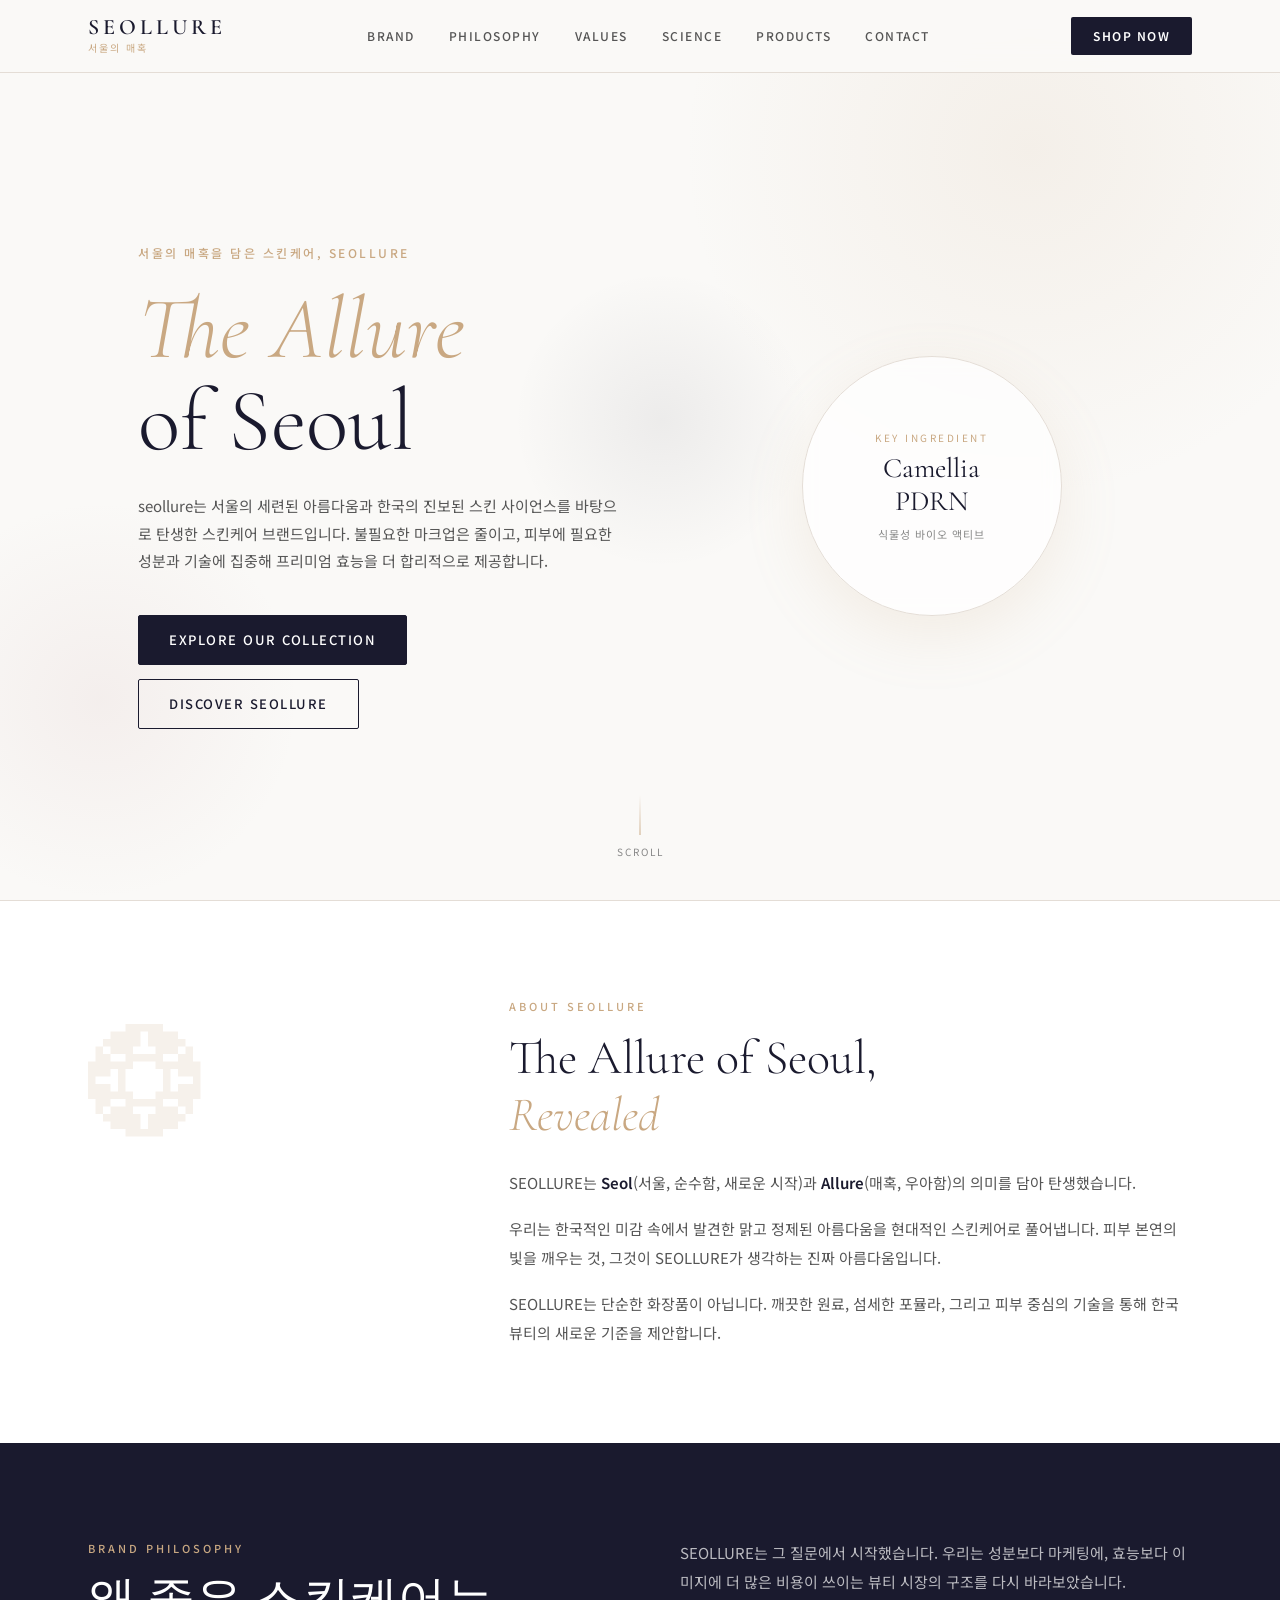
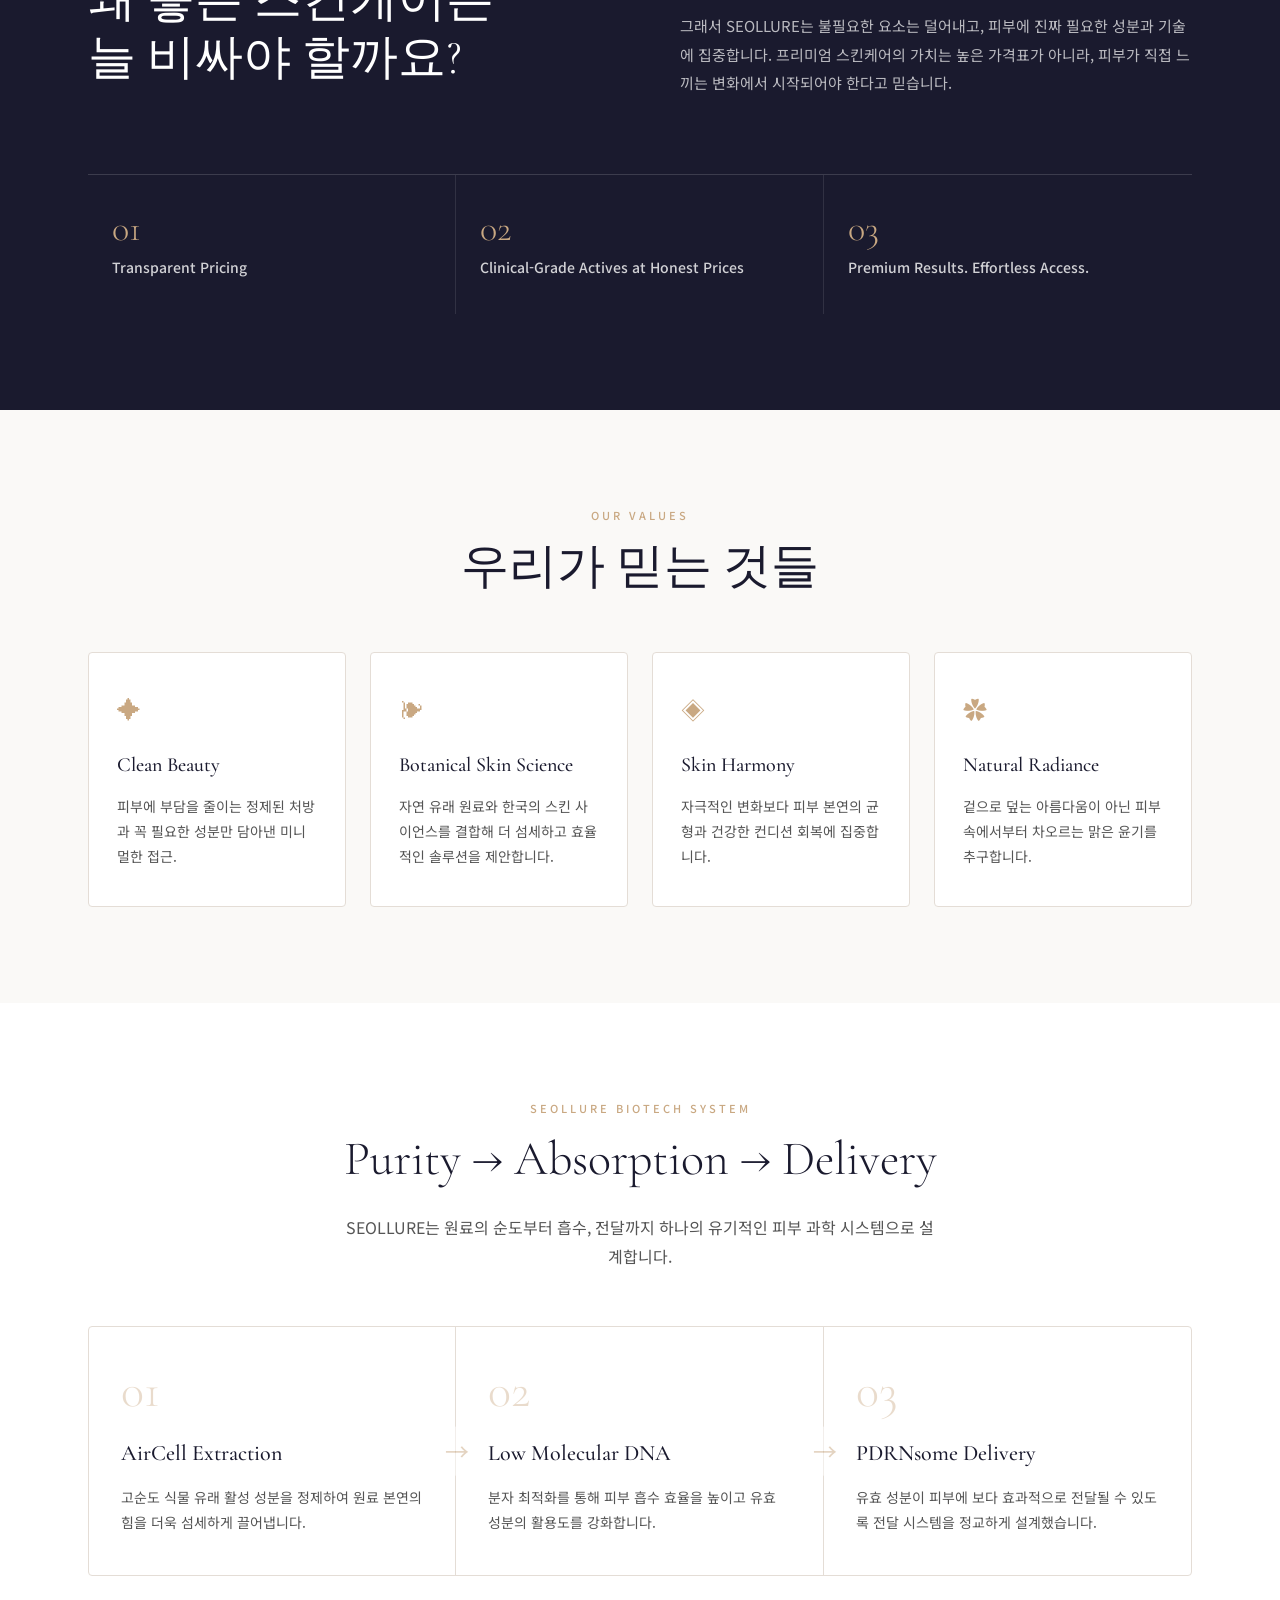
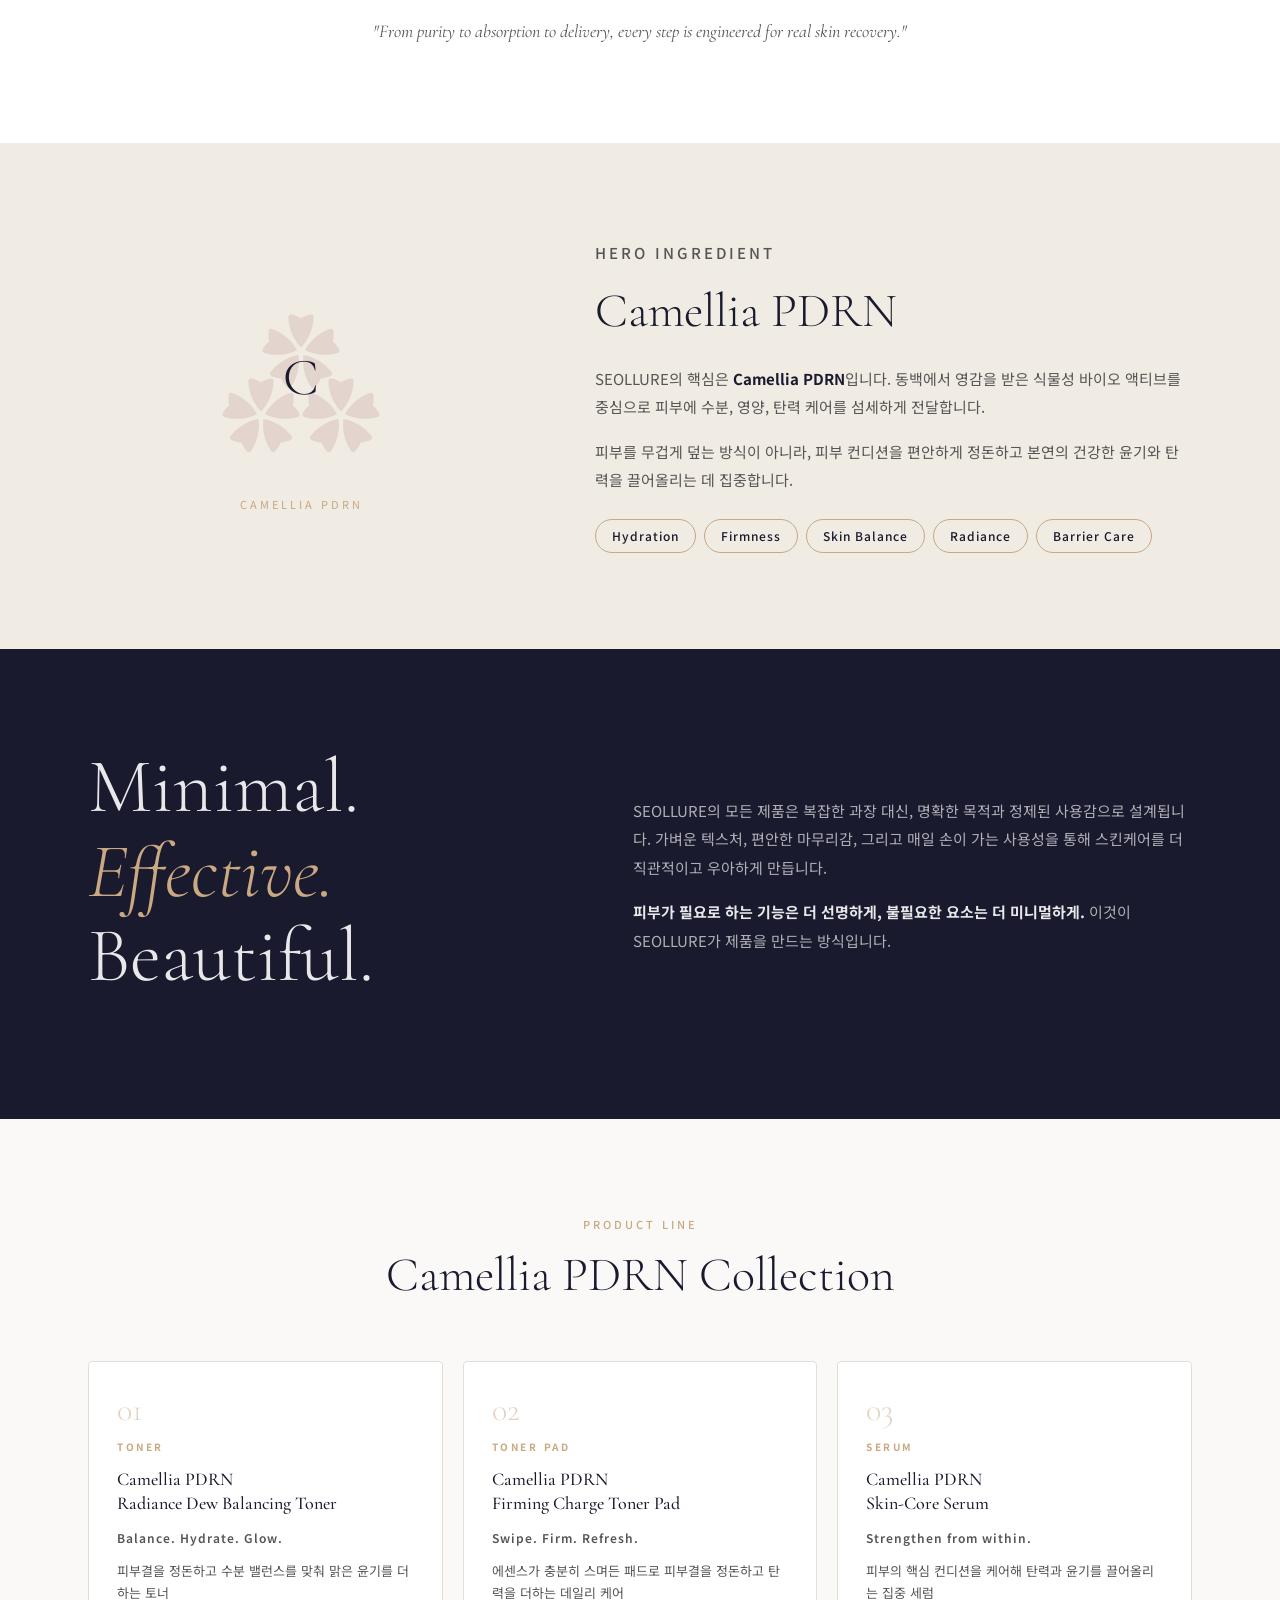
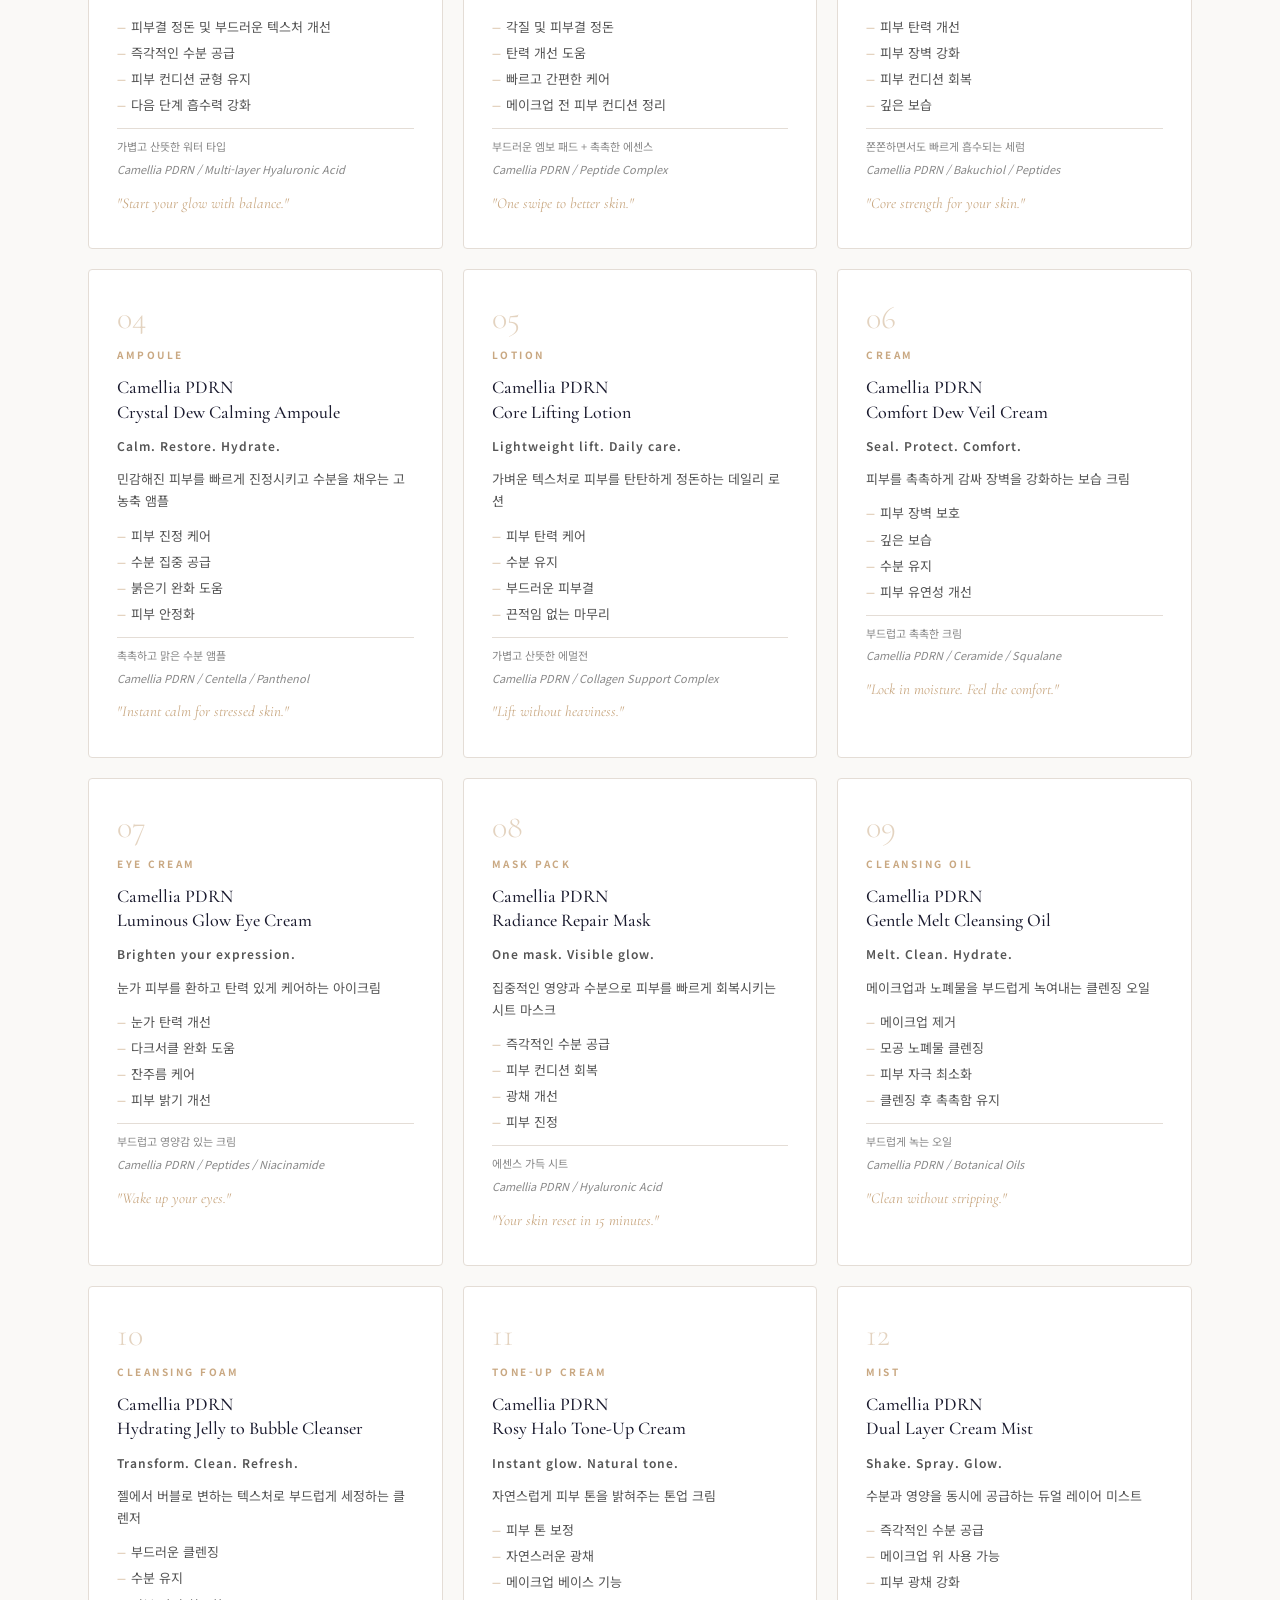
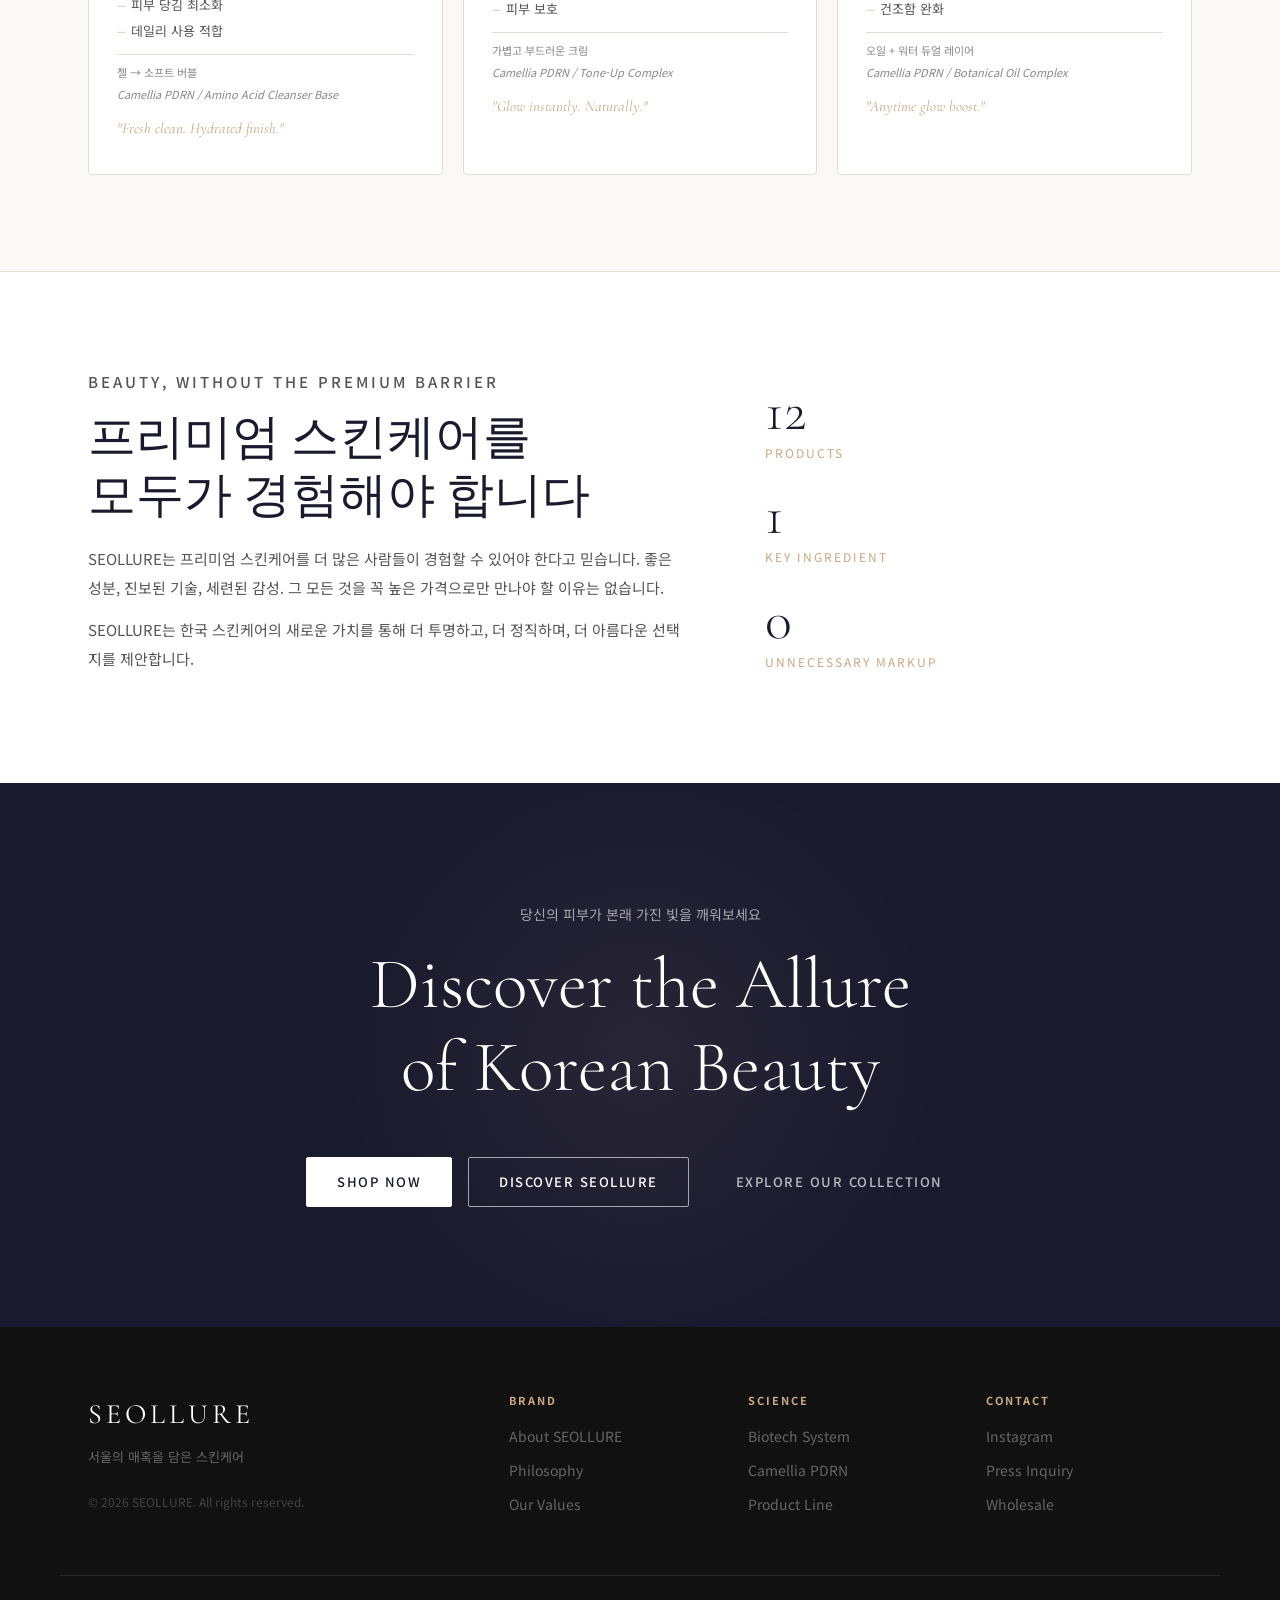
<file: index.html>
<!DOCTYPE html>
<html lang="ko">
<head>
  <meta charset="UTF-8" />
  <meta name="viewport" content="width=device-width, initial-scale=1.0" />
  <title>SEOLLURE — 서울의 매혹을 담은 스킨케어</title>
  <link rel="preconnect" href="https://fonts.googleapis.com" />
  <link href="https://fonts.googleapis.com/css2?family=Cormorant+Garamond:ital,wght@0,300;0,400;0,600;1,300;1,400&family=Noto+Sans+KR:wght@300;400;500;700&display=swap" rel="stylesheet" />
  <link rel="stylesheet" href="styles.css" />
</head>
<body>

<!-- ===== HEADER ===== -->
<header class="header" id="header">
  <div class="container header-inner">
    <a href="#" class="logo">
      <span class="logo-en">SEOLLURE</span>
      <span class="logo-kr">서울의 매혹</span>
    </a>
    <nav class="main-nav">
      <a href="#about">Brand</a>
      <a href="#philosophy">Philosophy</a>
      <a href="#values">Values</a>
      <a href="#biotech">Science</a>
      <a href="#products">Products</a>
      <a href="#contact">Contact</a>
    </nav>
    <div class="header-actions">
      <a href="#products" class="btn-nav">Shop Now</a>
      <button class="menu-toggle" aria-label="메뉴">&#9776;</button>
    </div>
  </div>
</header>

<!-- ===== HERO ===== -->
<section class="hero" id="hero">
  <div class="hero-bg">
    <div class="hero-circle c1"></div>
    <div class="hero-circle c2"></div>
    <div class="hero-circle c3"></div>
  </div>
  <div class="container hero-content">
    <div class="hero-text">
      <p class="hero-eyebrow">서울의 매혹을 담은 스킨케어, seollure</p>
      <h1 class="hero-title">
        <em>The Allure</em><br>
        of Seoul
      </h1>
      <p class="hero-body">seollure는 서울의 세련된 아름다움과 한국의 진보된 스킨 사이언스를 바탕으로 탄생한 스킨케어 브랜드입니다. 불필요한 마크업은 줄이고, 피부에 필요한 성분과 기술에 집중해 프리미엄 효능을 더 합리적으로 제공합니다.</p>
      <div class="hero-btns">
        <a href="#products" class="btn btn-dark">Explore Our Collection</a>
        <a href="#about" class="btn btn-ghost">Discover SEOLLURE</a>
      </div>
    </div>
    <div class="hero-visual">
      <div class="hero-badge">
        <span class="badge-label">Key Ingredient</span>
        <span class="badge-main">Camellia<br>PDRN</span>
        <span class="badge-sub">식물성 바이오 액티브</span>
      </div>
    </div>
  </div>
  <div class="hero-scroll-hint">
    <span></span>
    <span>Scroll</span>
  </div>
</section>

<!-- ===== ABOUT ===== -->
<section class="about section-pad" id="about">
  <div class="container about-inner">
    <div class="about-deco">
      <div class="camellia-motif">&#10050;</div>
    </div>
    <div class="about-text">
      <p class="section-eyebrow">About SEOLLURE</p>
      <h2 class="section-title serif">The Allure of Seoul,<br><em>Revealed</em></h2>
      <div class="about-body">
        <p>SEOLLURE는 <strong>Seol</strong>(서울, 순수함, 새로운 시작)과 <strong>Allure</strong>(매혹, 우아함)의 의미를 담아 탄생했습니다.</p>
        <p>우리는 한국적인 미감 속에서 발견한 맑고 정제된 아름다움을 현대적인 스킨케어로 풀어냅니다. 피부 본연의 빛을 깨우는 것, 그것이 SEOLLURE가 생각하는 진짜 아름다움입니다.</p>
        <p>SEOLLURE는 단순한 화장품이 아닙니다. 깨끗한 원료, 섬세한 포뮬라, 그리고 피부 중심의 기술을 통해 한국 뷰티의 새로운 기준을 제안합니다.</p>
      </div>
    </div>
  </div>
</section>

<!-- ===== PHILOSOPHY ===== -->
<section class="philosophy section-pad" id="philosophy">
  <div class="container">
    <div class="phil-inner">
      <div class="phil-question">
        <p class="section-eyebrow">Brand Philosophy</p>
        <h2 class="section-title serif">왜 좋은 스킨케어는<br>늘 비싸야 할까요?</h2>
      </div>
      <div class="phil-answer">
        <p>SEOLLURE는 그 질문에서 시작했습니다. 우리는 성분보다 마케팅에, 효능보다 이미지에 더 많은 비용이 쓰이는 뷰티 시장의 구조를 다시 바라보았습니다.</p>
        <p>그래서 SEOLLURE는 불필요한 요소는 덜어내고, 피부에 진짜 필요한 성분과 기술에 집중합니다. 프리미엄 스킨케어의 가치는 높은 가격표가 아니라, 피부가 직접 느끼는 변화에서 시작되어야 한다고 믿습니다.</p>
      </div>
    </div>
    <div class="phil-pillars">
      <div class="pillar">
        <span class="pillar-num">01</span>
        <span class="pillar-text">Transparent Pricing</span>
      </div>
      <div class="pillar">
        <span class="pillar-num">02</span>
        <span class="pillar-text">Clinical-Grade Actives at Honest Prices</span>
      </div>
      <div class="pillar">
        <span class="pillar-num">03</span>
        <span class="pillar-text">Premium Results. Effortless Access.</span>
      </div>
    </div>
  </div>
</section>

<!-- ===== VALUES ===== -->
<section class="values section-pad" id="values">
  <div class="container">
    <div class="section-header-center">
      <p class="section-eyebrow">Our Values</p>
      <h2 class="section-title serif">우리가 믿는 것들</h2>
    </div>
    <div class="values-grid">
      <div class="value-card">
        <div class="value-icon">✦</div>
        <h3>Clean Beauty</h3>
        <p>피부에 부담을 줄이는 정제된 처방과 꼭 필요한 성분만 담아낸 미니멀한 접근.</p>
      </div>
      <div class="value-card">
        <div class="value-icon">❧</div>
        <h3>Botanical Skin Science</h3>
        <p>자연 유래 원료와 한국의 스킨 사이언스를 결합해 더 섬세하고 효율적인 솔루션을 제안합니다.</p>
      </div>
      <div class="value-card">
        <div class="value-icon">◈</div>
        <h3>Skin Harmony</h3>
        <p>자극적인 변화보다 피부 본연의 균형과 건강한 컨디션 회복에 집중합니다.</p>
      </div>
      <div class="value-card">
        <div class="value-icon">✿</div>
        <h3>Natural Radiance</h3>
        <p>겉으로 덮는 아름다움이 아닌 피부 속에서부터 차오르는 맑은 윤기를 추구합니다.</p>
      </div>
    </div>
  </div>
</section>

<!-- ===== BIOTECH ===== -->
<section class="biotech section-pad" id="biotech">
  <div class="container">
    <div class="section-header-center">
      <p class="section-eyebrow">SEOLLURE Biotech System</p>
      <h2 class="section-title serif">Purity → Absorption → Delivery</h2>
      <p class="section-desc">SEOLLURE는 원료의 순도부터 흡수, 전달까지 하나의 유기적인 피부 과학 시스템으로 설계합니다.</p>
    </div>
    <div class="biotech-steps">
      <div class="biotech-step">
        <div class="step-num">01</div>
        <div class="step-body">
          <h3>AirCell Extraction</h3>
          <p>고순도 식물 유래 활성 성분을 정제하여 원료 본연의 힘을 더욱 섬세하게 끌어냅니다.</p>
        </div>
        <div class="step-arrow">→</div>
      </div>
      <div class="biotech-step">
        <div class="step-num">02</div>
        <div class="step-body">
          <h3>Low Molecular DNA</h3>
          <p>분자 최적화를 통해 피부 흡수 효율을 높이고 유효 성분의 활용도를 강화합니다.</p>
        </div>
        <div class="step-arrow">→</div>
      </div>
      <div class="biotech-step last">
        <div class="step-num">03</div>
        <div class="step-body">
          <h3>PDRNsome Delivery</h3>
          <p>유효 성분이 피부에 보다 효과적으로 전달될 수 있도록 전달 시스템을 정교하게 설계했습니다.</p>
        </div>
      </div>
    </div>
    <p class="biotech-quote"><em>"From purity to absorption to delivery, every step is engineered for real skin recovery."</em></p>
  </div>
</section>

<!-- ===== CAMELLIA PDRN ===== -->
<section class="camellia section-pad" id="camellia">
  <div class="container camellia-inner">
    <div class="camellia-visual">
      <div class="camellia-flower">
        <div class="petal p1">✿</div>
        <div class="petal p2">✿</div>
        <div class="petal p3">✿</div>
        <div class="petal-center">C</div>
      </div>
      <div class="camellia-label">Camellia PDRN</div>
    </div>
    <div class="camellia-text">
      <p class="section-eyebrow">Hero Ingredient</p>
      <h2 class="section-title serif">Camellia PDRN</h2>
      <p>SEOLLURE의 핵심은 <strong>Camellia PDRN</strong>입니다. 동백에서 영감을 받은 식물성 바이오 액티브를 중심으로 피부에 수분, 영양, 탄력 케어를 섬세하게 전달합니다.</p>
      <p>피부를 무겁게 덮는 방식이 아니라, 피부 컨디션을 편안하게 정돈하고 본연의 건강한 윤기와 탄력을 끌어올리는 데 집중합니다.</p>
      <div class="keyword-pills">
        <span>Hydration</span>
        <span>Firmness</span>
        <span>Skin Balance</span>
        <span>Radiance</span>
        <span>Barrier Care</span>
      </div>
    </div>
  </div>
</section>

<!-- ===== PRODUCT PHILOSOPHY ===== -->
<section class="product-phil section-pad">
  <div class="container product-phil-inner">
    <h2 class="section-title serif large-center">Minimal.<br><em>Effective.</em><br>Beautiful.</h2>
    <div class="product-phil-text">
      <p>SEOLLURE의 모든 제품은 복잡한 과장 대신, 명확한 목적과 정제된 사용감으로 설계됩니다. 가벼운 텍스처, 편안한 마무리감, 그리고 매일 손이 가는 사용성을 통해 스킨케어를 더 직관적이고 우아하게 만듭니다.</p>
      <p><strong>피부가 필요로 하는 기능은 더 선명하게, 불필요한 요소는 더 미니멀하게.</strong> 이것이 SEOLLURE가 제품을 만드는 방식입니다.</p>
    </div>
  </div>
</section>

<!-- ===== PRODUCTS ===== -->
<section class="products section-pad" id="products">
  <div class="container">
    <div class="section-header-center">
      <p class="section-eyebrow">Product Line</p>
      <h2 class="section-title serif">Camellia PDRN Collection</h2>
    </div>
    <div class="products-grid">

      <div class="product-card">
        <div class="product-num">01</div>
        <div class="product-type">TONER</div>
        <h3 class="product-name">Camellia PDRN<br>Radiance Dew Balancing Toner</h3>
        <p class="product-slogan">Balance. Hydrate. Glow.</p>
        <p class="product-desc">피부결을 정돈하고 수분 밸런스를 맞춰 맑은 윤기를 더하는 토너</p>
        <ul class="product-benefits">
          <li>피부결 정돈 및 부드러운 텍스처 개선</li>
          <li>즉각적인 수분 공급</li>
          <li>피부 컨디션 균형 유지</li>
          <li>다음 단계 흡수력 강화</li>
        </ul>
        <div class="product-meta">
          <span class="texture-tag">가볍고 산뜻한 워터 타입</span>
          <span class="ingredient-tag">Camellia PDRN / Multi-layer Hyaluronic Acid</span>
        </div>
        <p class="product-quote">"Start your glow with balance."</p>
      </div>

      <div class="product-card">
        <div class="product-num">02</div>
        <div class="product-type">TONER PAD</div>
        <h3 class="product-name">Camellia PDRN<br>Firming Charge Toner Pad</h3>
        <p class="product-slogan">Swipe. Firm. Refresh.</p>
        <p class="product-desc">에센스가 충분히 스며든 패드로 피부결을 정돈하고 탄력을 더하는 데일리 케어</p>
        <ul class="product-benefits">
          <li>각질 및 피부결 정돈</li>
          <li>탄력 개선 도움</li>
          <li>빠르고 간편한 케어</li>
          <li>메이크업 전 피부 컨디션 정리</li>
        </ul>
        <div class="product-meta">
          <span class="texture-tag">부드러운 엠보 패드 + 촉촉한 에센스</span>
          <span class="ingredient-tag">Camellia PDRN / Peptide Complex</span>
        </div>
        <p class="product-quote">"One swipe to better skin."</p>
      </div>

      <div class="product-card">
        <div class="product-num">03</div>
        <div class="product-type">SERUM</div>
        <h3 class="product-name">Camellia PDRN<br>Skin-Core Serum</h3>
        <p class="product-slogan">Strengthen from within.</p>
        <p class="product-desc">피부의 핵심 컨디션을 케어해 탄력과 윤기를 끌어올리는 집중 세럼</p>
        <ul class="product-benefits">
          <li>피부 탄력 개선</li>
          <li>피부 장벽 강화</li>
          <li>피부 컨디션 회복</li>
          <li>깊은 보습</li>
        </ul>
        <div class="product-meta">
          <span class="texture-tag">쫀쫀하면서도 빠르게 흡수되는 세럼</span>
          <span class="ingredient-tag">Camellia PDRN / Bakuchiol / Peptides</span>
        </div>
        <p class="product-quote">"Core strength for your skin."</p>
      </div>

      <div class="product-card">
        <div class="product-num">04</div>
        <div class="product-type">AMPOULE</div>
        <h3 class="product-name">Camellia PDRN<br>Crystal Dew Calming Ampoule</h3>
        <p class="product-slogan">Calm. Restore. Hydrate.</p>
        <p class="product-desc">민감해진 피부를 빠르게 진정시키고 수분을 채우는 고농축 앰플</p>
        <ul class="product-benefits">
          <li>피부 진정 케어</li>
          <li>수분 집중 공급</li>
          <li>붉은기 완화 도움</li>
          <li>피부 안정화</li>
        </ul>
        <div class="product-meta">
          <span class="texture-tag">촉촉하고 맑은 수분 앰플</span>
          <span class="ingredient-tag">Camellia PDRN / Centella / Panthenol</span>
        </div>
        <p class="product-quote">"Instant calm for stressed skin."</p>
      </div>

      <div class="product-card">
        <div class="product-num">05</div>
        <div class="product-type">LOTION</div>
        <h3 class="product-name">Camellia PDRN<br>Core Lifting Lotion</h3>
        <p class="product-slogan">Lightweight lift. Daily care.</p>
        <p class="product-desc">가벼운 텍스처로 피부를 탄탄하게 정돈하는 데일리 로션</p>
        <ul class="product-benefits">
          <li>피부 탄력 케어</li>
          <li>수분 유지</li>
          <li>부드러운 피부결</li>
          <li>끈적임 없는 마무리</li>
        </ul>
        <div class="product-meta">
          <span class="texture-tag">가볍고 산뜻한 에멀전</span>
          <span class="ingredient-tag">Camellia PDRN / Collagen Support Complex</span>
        </div>
        <p class="product-quote">"Lift without heaviness."</p>
      </div>

      <div class="product-card">
        <div class="product-num">06</div>
        <div class="product-type">CREAM</div>
        <h3 class="product-name">Camellia PDRN<br>Comfort Dew Veil Cream</h3>
        <p class="product-slogan">Seal. Protect. Comfort.</p>
        <p class="product-desc">피부를 촉촉하게 감싸 장벽을 강화하는 보습 크림</p>
        <ul class="product-benefits">
          <li>피부 장벽 보호</li>
          <li>깊은 보습</li>
          <li>수분 유지</li>
          <li>피부 유연성 개선</li>
        </ul>
        <div class="product-meta">
          <span class="texture-tag">부드럽고 촉촉한 크림</span>
          <span class="ingredient-tag">Camellia PDRN / Ceramide / Squalane</span>
        </div>
        <p class="product-quote">"Lock in moisture. Feel the comfort."</p>
      </div>

      <div class="product-card">
        <div class="product-num">07</div>
        <div class="product-type">EYE CREAM</div>
        <h3 class="product-name">Camellia PDRN<br>Luminous Glow Eye Cream</h3>
        <p class="product-slogan">Brighten your expression.</p>
        <p class="product-desc">눈가 피부를 환하고 탄력 있게 케어하는 아이크림</p>
        <ul class="product-benefits">
          <li>눈가 탄력 개선</li>
          <li>다크서클 완화 도움</li>
          <li>잔주름 케어</li>
          <li>피부 밝기 개선</li>
        </ul>
        <div class="product-meta">
          <span class="texture-tag">부드럽고 영양감 있는 크림</span>
          <span class="ingredient-tag">Camellia PDRN / Peptides / Niacinamide</span>
        </div>
        <p class="product-quote">"Wake up your eyes."</p>
      </div>

      <div class="product-card">
        <div class="product-num">08</div>
        <div class="product-type">MASK PACK</div>
        <h3 class="product-name">Camellia PDRN<br>Radiance Repair Mask</h3>
        <p class="product-slogan">One mask. Visible glow.</p>
        <p class="product-desc">집중적인 영양과 수분으로 피부를 빠르게 회복시키는 시트 마스크</p>
        <ul class="product-benefits">
          <li>즉각적인 수분 공급</li>
          <li>피부 컨디션 회복</li>
          <li>광채 개선</li>
          <li>피부 진정</li>
        </ul>
        <div class="product-meta">
          <span class="texture-tag">에센스 가득 시트</span>
          <span class="ingredient-tag">Camellia PDRN / Hyaluronic Acid</span>
        </div>
        <p class="product-quote">"Your skin reset in 15 minutes."</p>
      </div>

      <div class="product-card">
        <div class="product-num">09</div>
        <div class="product-type">CLEANSING OIL</div>
        <h3 class="product-name">Camellia PDRN<br>Gentle Melt Cleansing Oil</h3>
        <p class="product-slogan">Melt. Clean. Hydrate.</p>
        <p class="product-desc">메이크업과 노폐물을 부드럽게 녹여내는 클렌징 오일</p>
        <ul class="product-benefits">
          <li>메이크업 제거</li>
          <li>모공 노폐물 클렌징</li>
          <li>피부 자극 최소화</li>
          <li>클렌징 후 촉촉함 유지</li>
        </ul>
        <div class="product-meta">
          <span class="texture-tag">부드럽게 녹는 오일</span>
          <span class="ingredient-tag">Camellia PDRN / Botanical Oils</span>
        </div>
        <p class="product-quote">"Clean without stripping."</p>
      </div>

      <div class="product-card">
        <div class="product-num">10</div>
        <div class="product-type">CLEANSING FOAM</div>
        <h3 class="product-name">Camellia PDRN<br>Hydrating Jelly to Bubble Cleanser</h3>
        <p class="product-slogan">Transform. Clean. Refresh.</p>
        <p class="product-desc">젤에서 버블로 변하는 텍스처로 부드럽게 세정하는 클렌저</p>
        <ul class="product-benefits">
          <li>부드러운 클렌징</li>
          <li>수분 유지</li>
          <li>피부 당김 최소화</li>
          <li>데일리 사용 적합</li>
        </ul>
        <div class="product-meta">
          <span class="texture-tag">젤 → 소프트 버블</span>
          <span class="ingredient-tag">Camellia PDRN / Amino Acid Cleanser Base</span>
        </div>
        <p class="product-quote">"Fresh clean. Hydrated finish."</p>
      </div>

      <div class="product-card">
        <div class="product-num">11</div>
        <div class="product-type">TONE-UP CREAM</div>
        <h3 class="product-name">Camellia PDRN<br>Rosy Halo Tone-Up Cream</h3>
        <p class="product-slogan">Instant glow. Natural tone.</p>
        <p class="product-desc">자연스럽게 피부 톤을 밝혀주는 톤업 크림</p>
        <ul class="product-benefits">
          <li>피부 톤 보정</li>
          <li>자연스러운 광채</li>
          <li>메이크업 베이스 기능</li>
          <li>피부 보호</li>
        </ul>
        <div class="product-meta">
          <span class="texture-tag">가볍고 부드러운 크림</span>
          <span class="ingredient-tag">Camellia PDRN / Tone-Up Complex</span>
        </div>
        <p class="product-quote">"Glow instantly. Naturally."</p>
      </div>

      <div class="product-card">
        <div class="product-num">12</div>
        <div class="product-type">MIST</div>
        <h3 class="product-name">Camellia PDRN<br>Dual Layer Cream Mist</h3>
        <p class="product-slogan">Shake. Spray. Glow.</p>
        <p class="product-desc">수분과 영양을 동시에 공급하는 듀얼 레이어 미스트</p>
        <ul class="product-benefits">
          <li>즉각적인 수분 공급</li>
          <li>메이크업 위 사용 가능</li>
          <li>피부 광채 강화</li>
          <li>건조함 완화</li>
        </ul>
        <div class="product-meta">
          <span class="texture-tag">오일 + 워터 듀얼 레이어</span>
          <span class="ingredient-tag">Camellia PDRN / Botanical Oil Complex</span>
        </div>
        <p class="product-quote">"Anytime glow boost."</p>
      </div>

    </div>
  </div>
</section>

<!-- ===== BRAND MESSAGE ===== -->
<section class="brand-msg section-pad">
  <div class="container brand-msg-inner">
    <div class="brand-msg-text">
      <p class="section-eyebrow">Beauty, Without the Premium Barrier</p>
      <h2 class="section-title serif">프리미엄 스킨케어를<br>모두가 경험해야 합니다</h2>
      <p>SEOLLURE는 프리미엄 스킨케어를 더 많은 사람들이 경험할 수 있어야 한다고 믿습니다. 좋은 성분, 진보된 기술, 세련된 감성. 그 모든 것을 꼭 높은 가격으로만 만나야 할 이유는 없습니다.</p>
      <p>SEOLLURE는 한국 스킨케어의 새로운 가치를 통해 더 투명하고, 더 정직하며, 더 아름다운 선택지를 제안합니다.</p>
    </div>
    <div class="brand-msg-nums">
      <div class="msg-num">
        <span class="num-value">12</span>
        <span class="num-label">Products</span>
      </div>
      <div class="msg-num">
        <span class="num-value">1</span>
        <span class="num-label">Key Ingredient</span>
      </div>
      <div class="msg-num">
        <span class="num-value">0</span>
        <span class="num-label">Unnecessary Markup</span>
      </div>
    </div>
  </div>
</section>

<!-- ===== CTA ===== -->
<section class="cta-section" id="contact">
  <div class="cta-bg">
    <div class="cta-circle"></div>
  </div>
  <div class="container cta-inner">
    <p class="cta-eyebrow">당신의 피부가 본래 가진 빛을 깨워보세요</p>
    <h2 class="cta-title serif">Discover the Allure<br>of Korean Beauty</h2>
    <div class="cta-btns">
      <a href="#products" class="btn btn-light">Shop Now</a>
      <a href="#about" class="btn btn-outline-light">Discover SEOLLURE</a>
      <a href="#products" class="btn btn-ghost-light">Explore Our Collection</a>
    </div>
  </div>
</section>

<!-- ===== FOOTER ===== -->
<footer class="footer">
  <div class="container footer-inner">
    <div class="footer-brand">
      <div class="footer-logo">SEOLLURE</div>
      <p class="footer-tagline">서울의 매혹을 담은 스킨케어</p>
      <p class="footer-copy">© 2026 SEOLLURE. All rights reserved.</p>
    </div>
    <div class="footer-links">
      <div class="footer-col">
        <h4>Brand</h4>
        <a href="#about">About SEOLLURE</a>
        <a href="#philosophy">Philosophy</a>
        <a href="#values">Our Values</a>
      </div>
      <div class="footer-col">
        <h4>Science</h4>
        <a href="#biotech">Biotech System</a>
        <a href="#camellia">Camellia PDRN</a>
        <a href="#products">Product Line</a>
      </div>
      <div class="footer-col">
        <h4>Contact</h4>
        <a href="#">Instagram</a>
        <a href="#">Press Inquiry</a>
        <a href="#">Wholesale</a>
      </div>
    </div>
  </div>
</footer>

<script src="main-seollure.js"></script>
</body>
</html>
</file>
<file: styles.css>
/* ===== RESET & BASE ===== */
*, *::before, *::after { box-sizing: border-box; margin: 0; padding: 0; }
html { scroll-behavior: smooth; font-size: 16px; }
body {
  font-family: 'Noto Sans KR', 'Apple SD Gothic Neo', sans-serif;
  color: #1a1a1a;
  background: #faf9f7;
  line-height: 1.7;
}
a { text-decoration: none; color: inherit; }
img { max-width: 100%; display: block; }

:root {
  --navy: #1a1a2e;
  --gold: #c9a882;
  --cream: #faf9f7;
  --cream-dark: #f0ebe3;
  --rose: #c8a0a0;
  --text: #1a1a1a;
  --text-mid: #555;
  --text-light: #888;
  --border: #e4ddd6;
}

.container { max-width: 1160px; margin: 0 auto; padding: 0 28px; }
.section-pad { padding: 96px 0; }

/* ===== TYPOGRAPHY ===== */
.serif { font-family: 'Cormorant Garamond', Georgia, serif; }
.section-eyebrow {
  font-size: 11px;
  font-weight: 500;
  letter-spacing: 3px;
  text-transform: uppercase;
  color: var(--gold);
  margin-bottom: 14px;
}
.section-title {
  font-size: clamp(30px, 4vw, 48px);
  font-weight: 300;
  line-height: 1.2;
  color: var(--navy);
  margin-bottom: 24px;
}
.section-title em { font-style: italic; color: var(--gold); }
.section-title.serif { font-weight: 300; }
.section-desc {
  font-size: 16px;
  color: var(--text-mid);
  max-width: 600px;
  margin: 0 auto;
  line-height: 1.8;
}
.section-header-center { text-align: center; margin-bottom: 56px; }

/* ===== BUTTONS ===== */
.btn {
  display: inline-block;
  padding: 13px 30px;
  border-radius: 2px;
  font-size: 13px;
  font-weight: 500;
  letter-spacing: 1.5px;
  text-transform: uppercase;
  cursor: pointer;
  transition: all .25s;
  border: 1px solid transparent;
}
.btn-dark { background: var(--navy); color: #fff; border-color: var(--navy); }
.btn-dark:hover { background: #2a2a4e; }
.btn-ghost { background: transparent; color: var(--navy); border-color: var(--navy); }
.btn-ghost:hover { background: var(--navy); color: #fff; }
.btn-light { background: #fff; color: var(--navy); border-color: #fff; }
.btn-light:hover { background: var(--cream-dark); }
.btn-outline-light { background: transparent; color: #fff; border-color: rgba(255,255,255,.6); }
.btn-outline-light:hover { background: rgba(255,255,255,.15); }
.btn-ghost-light { background: transparent; color: rgba(255,255,255,.7); border-color: transparent; }
.btn-ghost-light:hover { color: #fff; }
.btn-nav {
  font-size: 12px;
  font-weight: 600;
  letter-spacing: 1.5px;
  text-transform: uppercase;
  padding: 9px 22px;
  background: var(--navy);
  color: #fff;
  border-radius: 2px;
  transition: background .2s;
}
.btn-nav:hover { background: #2a2a4e; }

/* ===== HEADER ===== */
.header {
  position: fixed;
  top: 0; left: 0; right: 0;
  z-index: 100;
  background: rgba(250,249,247,.95);
  backdrop-filter: blur(12px);
  border-bottom: 1px solid var(--border);
  transition: box-shadow .3s;
}
.header.scrolled { box-shadow: 0 2px 20px rgba(0,0,0,.06); }
.header-inner {
  display: flex;
  align-items: center;
  justify-content: space-between;
  height: 72px;
}
.logo { display: flex; flex-direction: column; gap: 1px; }
.logo-en {
  font-family: 'Cormorant Garamond', serif;
  font-size: 22px;
  font-weight: 600;
  letter-spacing: 4px;
  color: var(--navy);
  line-height: 1;
}
.logo-kr {
  font-size: 10px;
  letter-spacing: 2px;
  color: var(--gold);
  font-weight: 400;
}
.main-nav {
  display: flex;
  gap: 6px;
}
.main-nav a {
  font-size: 12px;
  letter-spacing: 1.5px;
  text-transform: uppercase;
  padding: 8px 14px;
  color: var(--text-mid);
  transition: color .2s;
  font-weight: 500;
}
.main-nav a:hover { color: var(--navy); }
.header-actions { display: flex; align-items: center; gap: 16px; }
.menu-toggle { display: none; background: none; border: none; font-size: 20px; cursor: pointer; }

/* ===== HERO ===== */
.hero {
  min-height: 100vh;
  position: relative;
  display: flex;
  align-items: center;
  overflow: hidden;
  background: var(--cream);
  padding-top: 72px;
}
.hero-bg { position: absolute; inset: 0; pointer-events: none; }
.hero-circle {
  position: absolute;
  border-radius: 50%;
  opacity: .12;
}
.c1 {
  width: 700px; height: 700px;
  background: radial-gradient(circle, var(--gold), transparent 70%);
  top: -200px; right: -100px;
}
.c2 {
  width: 400px; height: 400px;
  background: radial-gradient(circle, var(--rose), transparent 70%);
  bottom: 0; left: -100px;
}
.c3 {
  width: 300px; height: 300px;
  background: radial-gradient(circle, var(--navy), transparent 70%);
  top: 30%; left: 40%;
  opacity: .06;
}
.hero-content {
  position: relative;
  z-index: 1;
  display: grid;
  grid-template-columns: 1.2fr 1fr;
  gap: 80px;
  align-items: center;
  padding: 80px 28px;
}
.hero-eyebrow {
  font-size: 12px;
  letter-spacing: 2.5px;
  text-transform: uppercase;
  color: var(--gold);
  font-weight: 500;
  margin-bottom: 20px;
}
.hero-title {
  font-family: 'Cormorant Garamond', serif;
  font-size: clamp(52px, 7vw, 88px);
  font-weight: 300;
  line-height: 1.05;
  color: var(--navy);
  margin-bottom: 24px;
}
.hero-title em { font-style: italic; color: var(--gold); }
.hero-body {
  font-size: 15px;
  color: var(--text-mid);
  line-height: 1.85;
  margin-bottom: 40px;
  max-width: 480px;
}
.hero-btns { display: flex; gap: 14px; flex-wrap: wrap; }
.hero-visual { display: flex; justify-content: center; align-items: center; }
.hero-badge {
  width: 260px; height: 260px;
  border-radius: 50%;
  border: 1px solid var(--border);
  display: flex;
  flex-direction: column;
  align-items: center;
  justify-content: center;
  text-align: center;
  gap: 6px;
  background: rgba(255,255,255,.7);
  backdrop-filter: blur(8px);
  box-shadow: 0 20px 60px rgba(201,168,130,.15);
}
.badge-label { font-size: 10px; letter-spacing: 2.5px; text-transform: uppercase; color: var(--gold); }
.badge-main {
  font-family: 'Cormorant Garamond', serif;
  font-size: 28px;
  font-weight: 400;
  line-height: 1.2;
  color: var(--navy);
}
.badge-sub { font-size: 11px; color: var(--text-light); letter-spacing: 1px; }

.hero-scroll-hint {
  position: absolute;
  bottom: 40px;
  left: 50%;
  transform: translateX(-50%);
  display: flex;
  flex-direction: column;
  align-items: center;
  gap: 8px;
  color: var(--text-light);
  font-size: 10px;
  letter-spacing: 2px;
  text-transform: uppercase;
}
.hero-scroll-hint span:first-child {
  display: block;
  width: 1px;
  height: 40px;
  background: linear-gradient(to bottom, transparent, var(--gold));
  animation: scrollLine 1.8s ease-in-out infinite;
}
@keyframes scrollLine {
  0% { transform: scaleY(0); transform-origin: top; }
  50% { transform: scaleY(1); transform-origin: top; }
  100% { transform: scaleY(0); transform-origin: bottom; }
}

/* ===== ABOUT ===== */
.about { background: #fff; border-top: 1px solid var(--border); }
.about-inner {
  display: grid;
  grid-template-columns: 1fr 2fr;
  gap: 80px;
  align-items: start;
}
.camellia-motif {
  font-size: 120px;
  color: var(--gold);
  opacity: .15;
  line-height: 1;
  margin-top: 20px;
}
.about-body { display: flex; flex-direction: column; gap: 18px; }
.about-body p { font-size: 15px; color: var(--text-mid); line-height: 1.9; }
.about-body strong { color: var(--navy); font-weight: 600; }

/* ===== PHILOSOPHY ===== */
.philosophy { background: var(--navy); color: #fff; }
.philosophy .section-eyebrow { color: var(--gold); }
.philosophy .section-title { color: #fff; }
.phil-inner {
  display: grid;
  grid-template-columns: 1fr 1fr;
  gap: 80px;
  margin-bottom: 60px;
}
.phil-answer p {
  font-size: 15px;
  color: rgba(255,255,255,.7);
  line-height: 1.9;
  margin-bottom: 16px;
}
.phil-pillars {
  display: grid;
  grid-template-columns: repeat(3, 1fr);
  gap: 0;
  border-top: 1px solid rgba(255,255,255,.15);
}
.pillar {
  padding: 36px 24px;
  border-right: 1px solid rgba(255,255,255,.1);
  display: flex;
  flex-direction: column;
  gap: 10px;
}
.pillar:last-child { border-right: none; }
.pillar-num {
  font-family: 'Cormorant Garamond', serif;
  font-size: 36px;
  font-weight: 300;
  color: var(--gold);
  line-height: 1;
}
.pillar-text { font-size: 14px; color: rgba(255,255,255,.8); line-height: 1.5; font-weight: 500; }

/* ===== VALUES ===== */
.values { background: var(--cream); }
.values-grid { display: grid; grid-template-columns: repeat(4, 1fr); gap: 24px; }
.value-card {
  background: #fff;
  border: 1px solid var(--border);
  border-radius: 4px;
  padding: 36px 28px;
  transition: box-shadow .3s, transform .3s;
}
.value-card:hover { box-shadow: 0 12px 40px rgba(0,0,0,.07); transform: translateY(-4px); }
.value-icon {
  font-size: 24px;
  color: var(--gold);
  margin-bottom: 18px;
}
.value-card h3 {
  font-family: 'Cormorant Garamond', serif;
  font-size: 20px;
  font-weight: 500;
  color: var(--navy);
  margin-bottom: 12px;
}
.value-card p { font-size: 14px; color: var(--text-mid); line-height: 1.8; }

/* ===== BIOTECH ===== */
.biotech { background: #fff; }
.biotech-steps {
  display: grid;
  grid-template-columns: repeat(3, 1fr);
  gap: 0;
  border: 1px solid var(--border);
  border-radius: 4px;
  overflow: hidden;
  margin-bottom: 40px;
}
.biotech-step {
  padding: 40px 32px;
  border-right: 1px solid var(--border);
  position: relative;
  display: grid;
  grid-template-rows: auto 1fr auto;
}
.biotech-step.last { border-right: none; }
.step-num {
  font-family: 'Cormorant Garamond', serif;
  font-size: 48px;
  font-weight: 300;
  color: var(--gold);
  opacity: .4;
  line-height: 1;
  margin-bottom: 20px;
}
.step-body h3 {
  font-family: 'Cormorant Garamond', serif;
  font-size: 22px;
  font-weight: 500;
  color: var(--navy);
  margin-bottom: 12px;
}
.step-body p { font-size: 14px; color: var(--text-mid); line-height: 1.8; }
.step-arrow {
  font-size: 24px;
  color: var(--gold);
  opacity: .5;
  position: absolute;
  right: -14px;
  top: 50%;
  transform: translateY(-50%);
  z-index: 1;
  background: #fff;
  padding: 4px 0;
}
.biotech-quote {
  text-align: center;
  font-family: 'Cormorant Garamond', serif;
  font-size: 18px;
  font-style: italic;
  color: var(--text-mid);
}

/* ===== CAMELLIA ===== */
.camellia { background: var(--cream-dark); }
.camellia-inner {
  display: grid;
  grid-template-columns: 1fr 1.4fr;
  gap: 80px;
  align-items: center;
}
.camellia-visual { display: flex; flex-direction: column; align-items: center; gap: 16px; }
.camellia-flower {
  position: relative;
  width: 200px; height: 200px;
  display: flex;
  align-items: center;
  justify-content: center;
}
.petal {
  position: absolute;
  font-size: 80px;
  color: var(--rose);
  opacity: .3;
}
.p1 { top: 0; left: 50%; transform: translateX(-50%); }
.p2 { bottom: 0; left: 10%; }
.p3 { bottom: 0; right: 10%; }
.petal-center {
  font-family: 'Cormorant Garamond', serif;
  font-size: 52px;
  font-weight: 300;
  color: var(--navy);
  position: relative;
  z-index: 1;
}
.camellia-label {
  font-size: 11px;
  letter-spacing: 3px;
  text-transform: uppercase;
  color: var(--gold);
}
.camellia-text p { font-size: 15px; color: var(--text-mid); line-height: 1.9; margin-bottom: 16px; }
.camellia-text strong { color: var(--navy); }
.keyword-pills { display: flex; flex-wrap: wrap; gap: 8px; margin-top: 24px; }
.keyword-pills span {
  font-size: 12px;
  letter-spacing: 1px;
  padding: 6px 16px;
  border: 1px solid var(--gold);
  border-radius: 20px;
  color: var(--navy);
  font-weight: 500;
}

/* ===== PRODUCT PHILOSOPHY ===== */
.product-phil { background: var(--navy); color: #fff; }
.product-phil-inner {
  display: grid;
  grid-template-columns: 1fr 1.2fr;
  gap: 80px;
  align-items: center;
}
.section-title.large-center {
  font-size: clamp(48px, 6vw, 80px);
  font-weight: 300;
  color: rgba(255,255,255,.9);
  line-height: 1.1;
}
.section-title.large-center em { color: var(--gold); }
.product-phil-text p {
  font-size: 15px;
  color: rgba(255,255,255,.65);
  line-height: 1.9;
  margin-bottom: 16px;
}
.product-phil-text strong { color: rgba(255,255,255,.9); }

/* ===== PRODUCTS ===== */
.products { background: var(--cream); }
.products-grid {
  display: grid;
  grid-template-columns: repeat(3, 1fr);
  gap: 20px;
}
.product-card {
  background: #fff;
  border: 1px solid var(--border);
  border-radius: 4px;
  padding: 32px 28px;
  display: flex;
  flex-direction: column;
  gap: 12px;
  transition: box-shadow .3s, transform .3s;
  position: relative;
  overflow: hidden;
}
.product-card::before {
  content: '';
  position: absolute;
  top: 0; left: 0; right: 0;
  height: 2px;
  background: linear-gradient(to right, var(--gold), var(--rose));
  opacity: 0;
  transition: opacity .3s;
}
.product-card:hover { box-shadow: 0 12px 40px rgba(0,0,0,.07); transform: translateY(-3px); }
.product-card:hover::before { opacity: 1; }
.product-num {
  font-family: 'Cormorant Garamond', serif;
  font-size: 32px;
  font-weight: 300;
  color: var(--gold);
  opacity: .5;
  line-height: 1;
}
.product-type {
  font-size: 10px;
  font-weight: 700;
  letter-spacing: 2.5px;
  text-transform: uppercase;
  color: var(--gold);
}
.product-name {
  font-family: 'Cormorant Garamond', serif;
  font-size: 18px;
  font-weight: 500;
  color: var(--navy);
  line-height: 1.35;
}
.product-slogan {
  font-size: 12px;
  font-weight: 600;
  letter-spacing: 1px;
  color: var(--text-mid);
}
.product-desc { font-size: 13px; color: var(--text-mid); line-height: 1.7; }
.product-benefits {
  list-style: none;
  display: flex;
  flex-direction: column;
  gap: 4px;
}
.product-benefits li {
  font-size: 13px;
  color: var(--text-mid);
  padding-left: 14px;
  position: relative;
}
.product-benefits li::before {
  content: '—';
  position: absolute;
  left: 0;
  color: var(--gold);
  font-size: 10px;
  top: 2px;
}
.product-meta {
  display: flex;
  flex-direction: column;
  gap: 4px;
  padding-top: 8px;
  border-top: 1px solid var(--border);
}
.texture-tag, .ingredient-tag { font-size: 11px; color: var(--text-light); }
.ingredient-tag { font-style: italic; }
.product-quote {
  font-family: 'Cormorant Garamond', serif;
  font-size: 15px;
  font-style: italic;
  color: var(--gold);
}

/* ===== BRAND MESSAGE ===== */
.brand-msg { background: #fff; border-top: 1px solid var(--border); }
.brand-msg-inner {
  display: grid;
  grid-template-columns: 1.4fr 1fr;
  gap: 80px;
  align-items: center;
}
.brand-msg-text .section-title { margin-bottom: 20px; }
.brand-msg-text p { font-size: 15px; color: var(--text-mid); line-height: 1.9; margin-bottom: 14px; }
.brand-msg-nums {
  display: flex;
  flex-direction: column;
  gap: 24px;
}
.msg-num { display: flex; flex-direction: column; gap: 4px; }
.num-value {
  font-family: 'Cormorant Garamond', serif;
  font-size: 56px;
  font-weight: 300;
  color: var(--navy);
  line-height: 1;
}
.num-label { font-size: 12px; letter-spacing: 2px; text-transform: uppercase; color: var(--gold); }

/* ===== CTA ===== */
.cta-section {
  position: relative;
  background: var(--navy);
  color: #fff;
  padding: 120px 0;
  text-align: center;
  overflow: hidden;
}
.cta-bg { position: absolute; inset: 0; pointer-events: none; }
.cta-circle {
  position: absolute;
  width: 600px; height: 600px;
  border-radius: 50%;
  background: radial-gradient(circle, var(--gold), transparent 70%);
  opacity: .08;
  top: 50%; left: 50%;
  transform: translate(-50%, -50%);
}
.cta-inner { position: relative; z-index: 1; }
.cta-eyebrow {
  font-size: 14px;
  color: rgba(255,255,255,.6);
  margin-bottom: 16px;
}
.cta-title {
  font-family: 'Cormorant Garamond', serif;
  font-size: clamp(40px, 6vw, 72px);
  font-weight: 300;
  line-height: 1.15;
  color: #fff;
  margin-bottom: 48px;
}
.cta-btns { display: flex; justify-content: center; gap: 16px; flex-wrap: wrap; }

/* ===== FOOTER ===== */
.footer { background: #111; color: #ccc; padding: 64px 0 32px; }
.footer-inner {
  display: grid;
  grid-template-columns: 1fr 2fr;
  gap: 80px;
  padding-bottom: 48px;
  border-bottom: 1px solid #2a2a2a;
}
.footer-logo {
  font-family: 'Cormorant Garamond', serif;
  font-size: 28px;
  font-weight: 400;
  letter-spacing: 4px;
  color: #fff;
  margin-bottom: 8px;
}
.footer-tagline { font-size: 13px; color: #666; margin-bottom: 24px; }
.footer-copy { font-size: 12px; color: #444; }
.footer-links { display: grid; grid-template-columns: repeat(3, 1fr); gap: 32px; }
.footer-col h4 { font-size: 11px; font-weight: 700; text-transform: uppercase; letter-spacing: 2px; color: var(--gold); margin-bottom: 16px; }
.footer-col a { display: block; font-size: 14px; color: #666; margin-bottom: 10px; transition: color .2s; }
.footer-col a:hover { color: #ccc; }

/* ===== RESPONSIVE ===== */
@media (max-width: 1024px) {
  .values-grid { grid-template-columns: repeat(2, 1fr); }
  .products-grid { grid-template-columns: repeat(2, 1fr); }
  .biotech-steps { grid-template-columns: 1fr; }
  .biotech-step { border-right: none; border-bottom: 1px solid var(--border); }
  .biotech-step.last { border-bottom: none; }
  .step-arrow { display: none; }
}
@media (max-width: 768px) {
  .main-nav { display: none; }
  .menu-toggle { display: block; }
  .hero-content { grid-template-columns: 1fr; gap: 40px; padding: 60px 28px; }
  .hero-visual { display: none; }
  .about-inner { grid-template-columns: 1fr; gap: 32px; }
  .camellia-motif { display: none; }
  .phil-inner { grid-template-columns: 1fr; gap: 32px; }
  .phil-pillars { grid-template-columns: 1fr; }
  .pillar { border-right: none; border-bottom: 1px solid rgba(255,255,255,.1); }
  .values-grid { grid-template-columns: 1fr; }
  .camellia-inner { grid-template-columns: 1fr; }
  .product-phil-inner { grid-template-columns: 1fr; }
  .products-grid { grid-template-columns: 1fr; }
  .brand-msg-inner { grid-template-columns: 1fr; }
  .brand-msg-nums { flex-direction: row; gap: 32px; }
  .footer-inner { grid-template-columns: 1fr; gap: 40px; }
  .footer-links { grid-template-columns: repeat(2, 1fr); }
  .section-pad { padding: 64px 0; }
  .hero-scroll-hint { display: none; }
}
</file>
